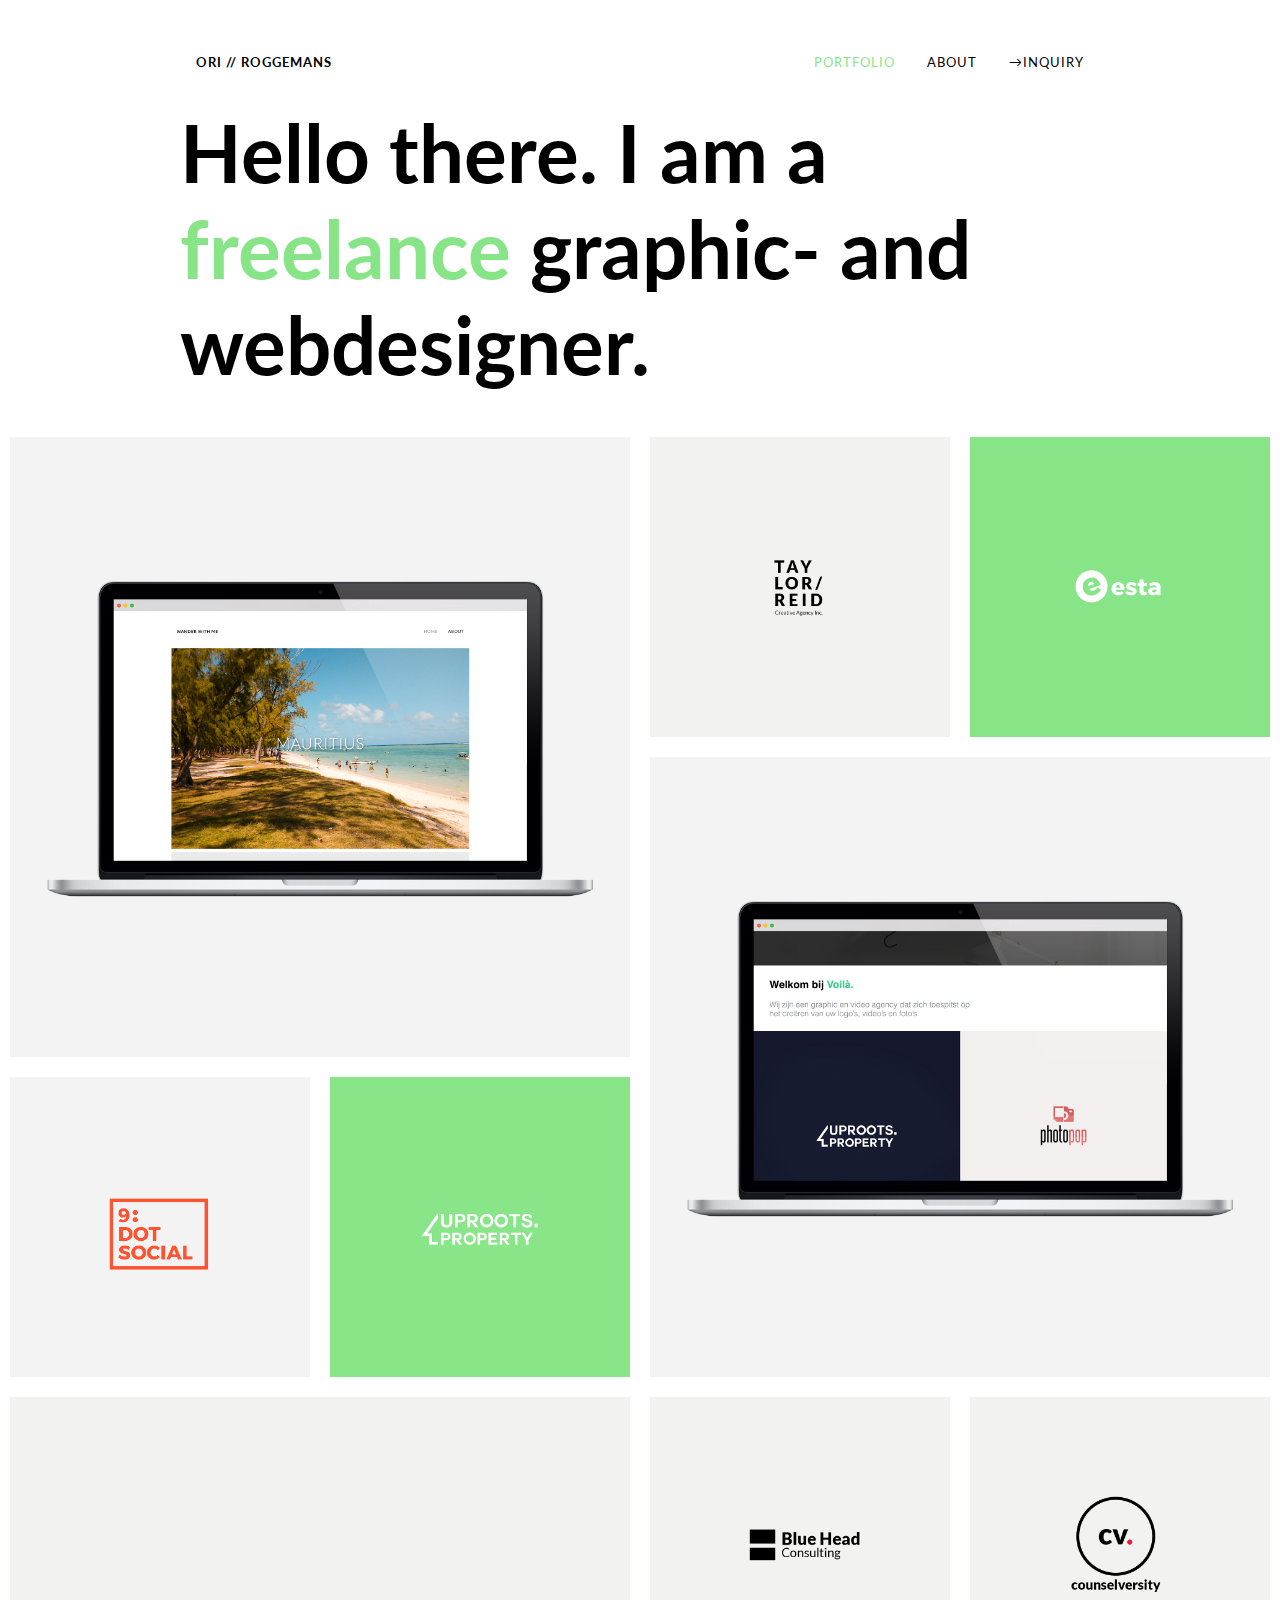
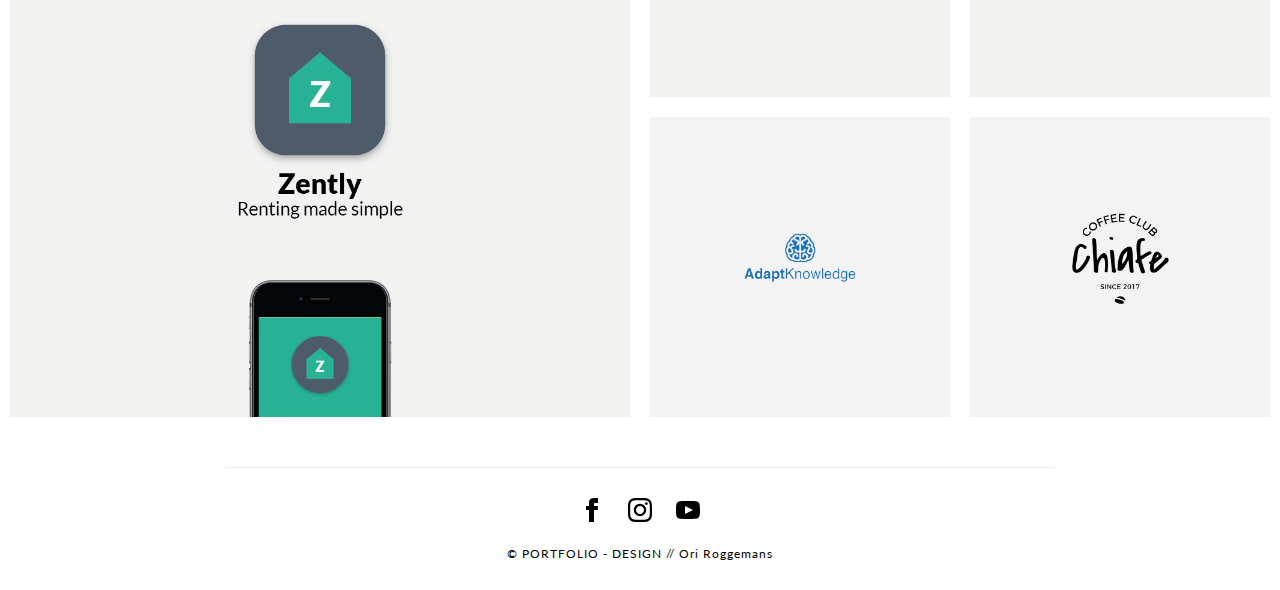
<file: index.html>
<!--
Copyright: Ori Roggemans
PORTFOLIO - DESIGN
-->

<!DOCTYPE html>
<html lang="en">
<head>

<!-- META -->
    <meta charset="UTF-8">
    <meta name="viewport" content="width=device-width, initial-scale=1.0">
    <meta http-equiv="X-UA-Compatible" content="ie=edge">

<!-- HEADER COLOR MOBILE -->
    <meta name="theme-color" content="#88e587">
    <meta name="msapplication-navbutton-color" content="#88e587">
    <meta name="apple-mobile-web-app-status-bar-style" content="#88e587">

<!-- SCRIPT -->
    <script src="js/script.js"></script>
    <script language="JavaScript">document.oncontextmenu =new Function("return false;")</script>    

<!-- CSS -->
    <link rel="stylesheet" type="text/css" href="css/style.css">
    <link rel="icon" type="image/png" href="img/favicon.png">

<!-- TITLE -->
    <title>PORTFOLIO - DESIGN // Ori Roggemans</title>

</head>
<body onselectstart="return false">

<!-- NAVIGATION -->
    <header>
            <ul>
                <li id="nav_logo"><a href="index.html">ORI // ROGGEMANS</a></li>
                <li id="nav_logo_mobile"><a href="index.html"><strong>OR</strong></a></li>
                <li><a href="inquiry.html">→INQUIRY</a></li>
                <li><a href="about.html">ABOUT</a></li>
                <li><a href="index.html" id="nav_active">PORTFOLIO</a></li>
            </ul>
    </header>

<!-- BIG TITLE -->
    <section>
        <h2>Hello there. I am a <span id="green">freelance</span>  graphic- and webdesigner.</h2>
    </section>
    
<!-- IMAGE GRID -->   
<section class="grid">
    
    <div class="forth right">
        <img src="img/esta.png" class="image">
        </div>

    <div class="forth right">
        <img src="img/taylor.png" class="image">
        </div>

    <div class="half">
        <img src="img/project1.jpg" class="image">
        </div>

    <div class="half right">
        <img src="img/project2.jpg" class="image">
        </div>

    <div class="forth">
        <img src="img/dotsocial.png" class="image">
        </div>

    <div class="forth">
        <img src="img/logoitem.jpg" class="image">
        </div>

    <div class="half">
        <img src="img/zently.png" class="image">
        </div>

    <div class="forth right">
        <img src="img/cv.png" class="image">
        </div>

    <div class="forth right">
        <img src="img/bluehead.png" class="image">
        </div>

    <div class="forth right">
        <img src="img/chiafe.png" class="image">
        </div>

    <div class="forth right">
        <img src="img/adaptknowledge.png" class="image">
        </div>

</section>

<!-- TO TOP BUTTON-->  
    <button onclick="topFunction()" id="top_button" title="Go to top">▲</button>

<!-- FOOTER -->   
    <footer>
        <p class="line"><a href="https://www.facebook.com/ori.roggemans" target="_blank"><img src="img/facebook.svg"></a> <a href="https://www.instagram.com/orirogge/" target="_blank"><img src="img/instagram.svg"></a> <a href="https://www.youtube.com/channel/UC3XWxPOA1tBh9uVlICaya3w" target="_blank"><img src="img/youtube.svg"></a><br><br>
        © PORTFOLIO - DESIGN // Ori Roggemans<br>
    </footer>

</body>
</html>
</file>
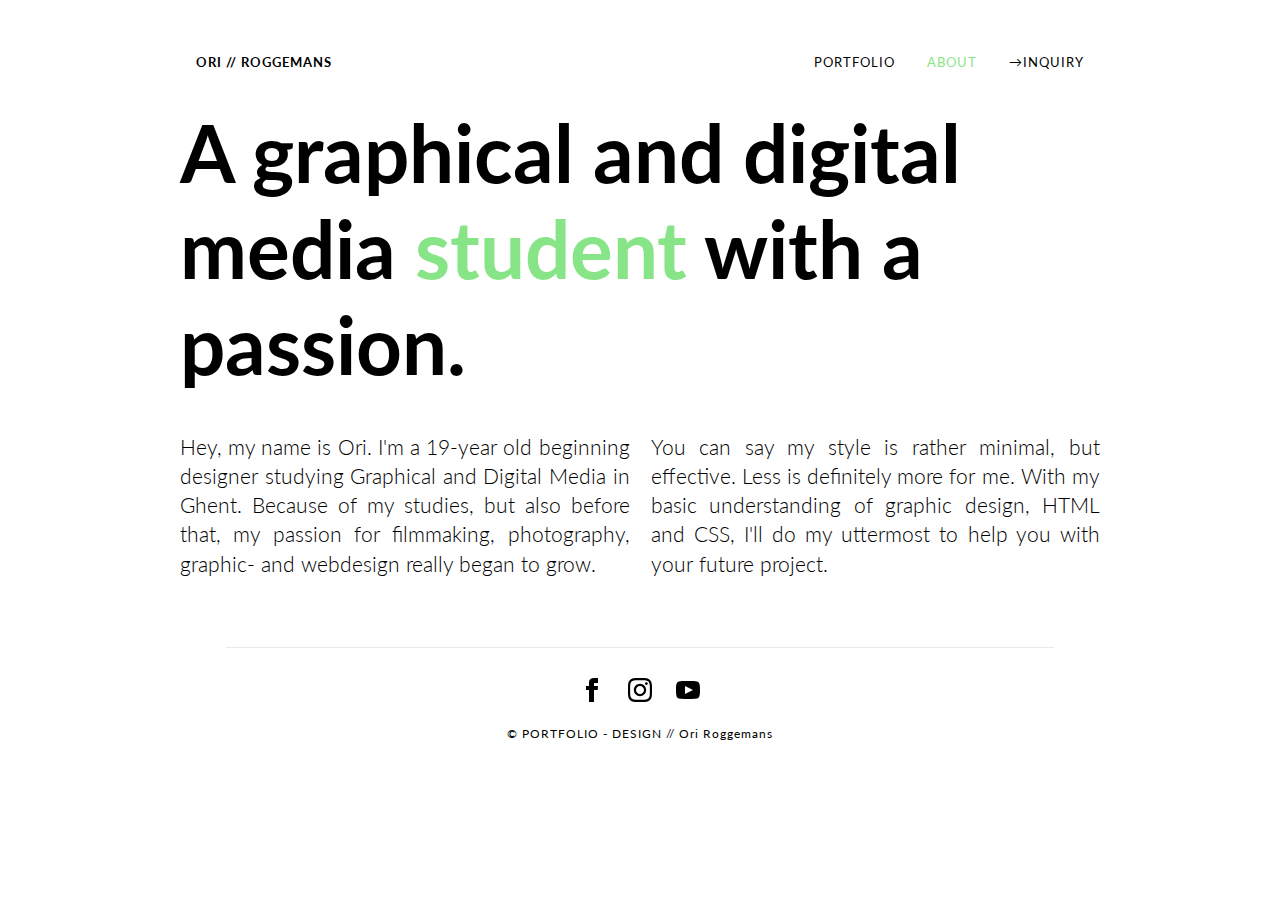
<file: about.html>
<!--
Copyright: Ori Roggemans
PORTFOLIO - DESIGN
-->

<!DOCTYPE html>
<html lang="en">
<head>

<!-- META -->
    <meta charset="UTF-8">
    <meta name="viewport" content="width=device-width, initial-scale=1.0">
    <meta http-equiv="X-UA-Compatible" content="ie=edge">

<!-- HEADER COLOR MOBILE -->
    <meta name="theme-color" content="#88e587">
    <meta name="msapplication-navbutton-color" content="#88e587">
    <meta name="apple-mobile-web-app-status-bar-style" content="#88e587">

<!-- SCRIPT -->
    <script src="js/script.js"></script>
    <script language="JavaScript">document.oncontextmenu =new Function("return false;")</script>   
    
<!-- CSS -->
    <link rel="stylesheet" type="text/css" href="css/style.css">
    <link rel="icon" type="image/png" href="img/favicon.png">

<!-- TITLE -->
    <title>ABOUT - DESIGN // Ori Roggemans</title>
    
</head>
<body onselectstart="return false">

<!-- NAVIGATION -->
    <header>
            <ul>
                <li id="nav_logo"><a href="index.html">ORI // ROGGEMANS</a></li>
                <li id="nav_logo_mobile"><a href="index.html"><strong>OR</strong></a></li>
                <li><a href="inquiry.html">→INQUIRY</a></li>
                <li><a href="about.html" id="nav_active">ABOUT</a></li>
                <li><a href="index.html">PORTFOLIO</a></li>
            </ul>
    </header>

<!-- BIG TITLE -->
    <section>
        <h2>A graphical and digital media <span id="green">student</span> with a <span id="change"></span>.</h2>
    </section>

<!-- BANNER IMAGE -->
    <section>
            
    </section>

<!-- TEXT -->
    <section>
        <p class="content">Hey, my name is Ori. I'm a 19-year old beginning <stroke>designer</stroke> studying Graphical and Digital Media in Ghent. Because of my
            studies, but also before that, my passion for filmmaking, photography, graphic- and webdesign really began to grow.
        <br><br>You can say my style is rather <stroke>minimal</stroke>, but effective. Less is definitely more for me. With my basic understanding of graphic design, HTML and CSS,
        I'll do my uttermost to help you with your future project.
        <br><br>
        </p>
    </section>

<!-- TO TOP BUTTON -->
    <button onclick="topFunction()" id="top_button" title="Go to top">▲</button>

<!-- FOOTER -->
    <footer>
        <p class="line"><a href="https://www.facebook.com/ori.roggemans" target="_blank"><img src="img/facebook.svg"></a> <a href="https://www.instagram.com/orirogge/" target="_blank"><img src="img/instagram.svg"></a> <a href="https://www.youtube.com/channel/UC3XWxPOA1tBh9uVlICaya3w" target="_blank"><img src="img/youtube.svg"></a><br><br>
        © PORTFOLIO - DESIGN // Ori Roggemans<br>
    </footer>

</body>
</html>
</file>
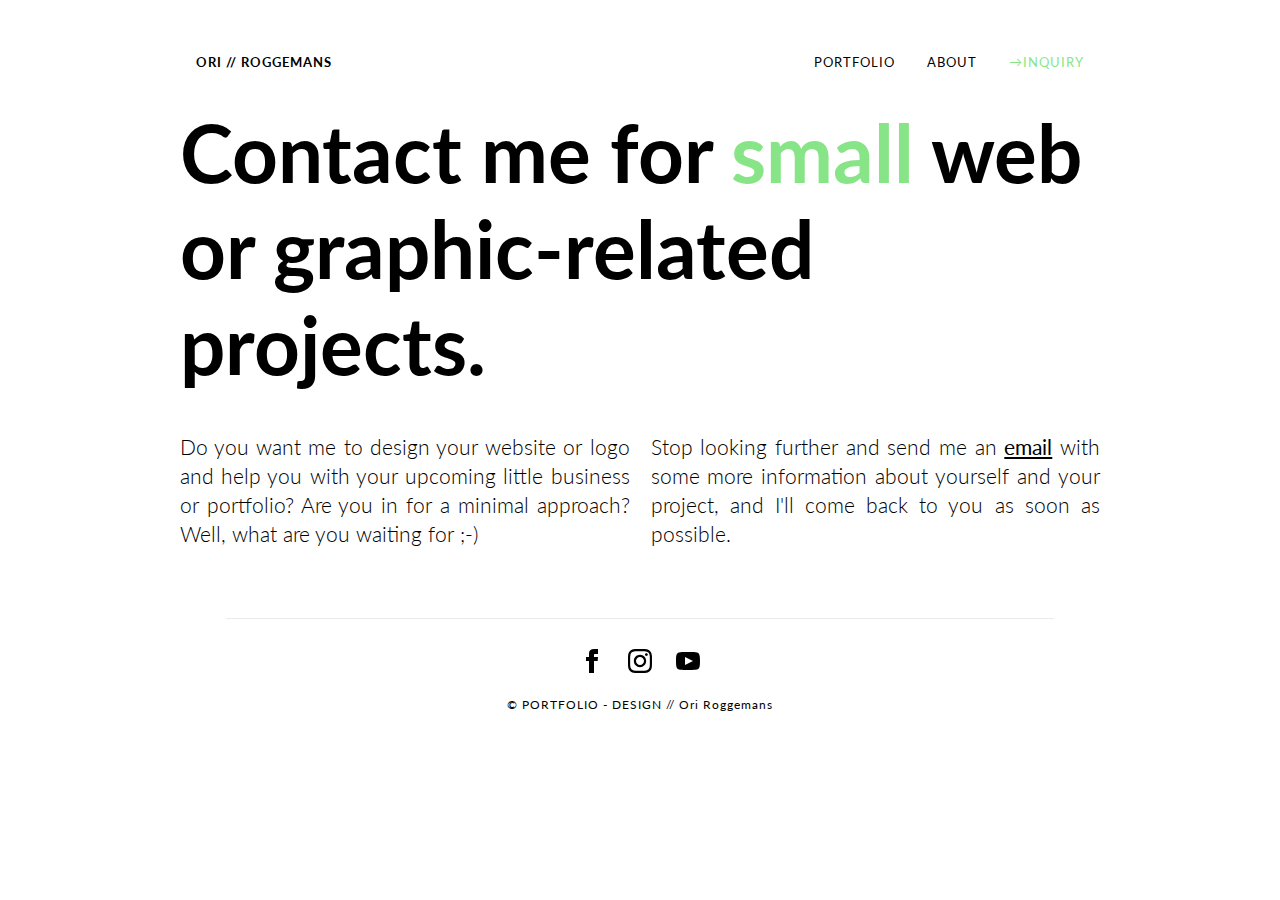
<file: inquiry.html>
<!--
Copyright: Ori Roggemans
PORTFOLIO - DESIGN
-->

<!DOCTYPE html>
<html lang="en">
<head>

<!-- META -->
    <meta charset="UTF-8">
    <meta name="viewport" content="width=device-width, initial-scale=1.0">
    <meta http-equiv="X-UA-Compatible" content="ie=edge">

<!-- HEADER COLOR MOBILE -->
    <meta name="theme-color" content="#88e587">
    <meta name="msapplication-navbutton-color" content="#88e587">
    <meta name="apple-mobile-web-app-status-bar-style" content="#88e587">

<!-- SCRIPT -->
    <script src="js/script.js"></script>
    <script language="JavaScript">document.oncontextmenu =new Function("return false;")</script>   
    
<!-- CSS -->
    <link rel="stylesheet" type="text/css" href="css/style.css">
    <link rel="icon" type="image/png" href="img/favicon.png">

<!-- TITLE -->
    <title>INQUIRY - DESIGN // Ori Roggemans</title>
    
</head>
<body onselectstart="return false">

<!-- NAVIGATION -->
    <header>
            <ul>
                <li id="nav_logo"><a href="index.html">ORI // ROGGEMANS</a></li>
                <li id="nav_logo_mobile"><a href="index.html"><strong>OR</strong></a></li>
                <li><a href="inquiry.html" id="nav_active">→INQUIRY</a></li>
                <li><a href="about.html">ABOUT</a></li>
                <li><a href="index.html">PORTFOLIO</a></li>
            </ul>
    </header>

<!-- BIG TITLE --> 
    <section>
        <h2>Contact me for <span id="green">small</span> web or graphic-related projects.</h2>
    </section>

<!-- BANNER IMAGE -->


<!-- TEXT -->
    <section>
        <p class="content">Do you want me to design your website or logo and help you with your upcoming little business or portfolio? 
            Are you in for a minimal approach? Well, what are you waiting for ;-)
            <br><br>Stop looking further and send me an <a class="email" href="mailto:ori.roggemans@hotmail.com?subject=Inquiry //">email</a>  
            with some more information about yourself and your project, and I'll come back to you as soon as possible.
        <br><br>
        </p>
    </section>

<!-- TO TOP BUTTON -->
    <button onclick="topFunction()" id="top_button" title="Go to top">▲</button>

<!-- FOOTER -->
    <footer>
        <p class="line"><a href="https://www.facebook.com/ori.roggemans" target="_blank"><img src="img/facebook.svg"></a> <a href="https://www.instagram.com/orirogge/" target="_blank"><img src="img/instagram.svg"></a> <a href="https://www.youtube.com/channel/UC3XWxPOA1tBh9uVlICaya3w" target="_blank"><img src="img/youtube.svg"></a><br><br>
        © PORTFOLIO - DESIGN // Ori Roggemans<br>
    </footer>

</body>
</html>
</file>
<file: css/style.css>
/********************/
/* Copyright: Ori Roggemans
/* PORTFOLIO - DESIGN
/********************/

/****** FONTS ******/

@import url('https://fonts.googleapis.com/css?family=Lato:300,400');

/****** GENERAL ******/

    * {
        box-sizing: border-box;
        font-family: 'Lato', sans-serif;
        max-width: 100%;
        margin: 0 auto;
        margin-top: 10px;
        -webkit-touch-callout: none;
        -webkit-user-select: none;
        -khtml-user-select: none;
        -moz-user-select: none;
        -ms-user-select: none;
        user-select: none;
        transition: .5s ease;
        -webkit-transition: .5s ease;
    }

    h2 {
        font-size: 5em;
        margin-bottom: 15px;
        width: 920px;
        pointer-events: none;
    }

    h6 {
        text-align: center;
        width: 920px;
    }

    p.content {
        width: 920px;
        line-height: 1.4em;
        margin: 0 auto;
        margin-top: 40px;
        font-size: 1.3em;
        font-weight: 300;
        text-align: justify;
        -webkit-columns: 2; /* Chrome, Safari, Opera */
        -moz-columns: 2; /* Firefox */
        columns: 2;
        pointer-events: none;
    }

    p a {
        text-decoration: none;
        color: black;
        display: inline-block;
    }

    p a:hover {
        opacity: 0.3;
    }

    #change:after{
        content:'passion';
    }

    #change:hover:after{
        content:'dream';
    }

    #green {
        color: #88e587;
    }

    .email {
        text-decoration: underline;
        margin: 0;
        font-weight: 400;
    }


/****** NAVIGATION ******/

    li {
        display: inline;
        float: right;
        margin-bottom: 10px;
    }

    ul {
        list-style-type: none;
        margin: 0 auto;
        padding: 0;
        overflow: hidden;
        width: 920px;
    }

    li a {
        display: block;
        color: black;
        padding: 14px 16px;
        text-decoration: none;
        font-size: 0.8em;
        letter-spacing: 1px;
    }

    li a:hover {
        opacity: 0.3;
    }

    #nav_logo {
        float: left;
        font-weight: bold;
    }
    
    #nav_active {
        color: #88e587;
    }

    #nav_logo_mobile {
        display: none;;
        float: left;
    }


/****** FOOTER ******/

    footer {
        color: black;
        letter-spacing: 1px;
        text-align: center;
        margin-top: 40px;
        margin-bottom: 30px;
        font-size: 0.8em;
        width: 920px;
    }

    .line {
        border-top: 1px solid #eaeaea;
        width: 90%;
        font-size: 0.9em;
    }


/****** TO TOP BUTTON ******/

    #top_button {
        display: none;
        position: fixed;
        bottom: 15px;
        right: 15px;
        z-index: 99;
        border: none;
        outline: none;
        background-color: black;
        color: white;
        cursor: pointer;
        padding: 14px 16px;
        font-size: 14px;
    }

    #top_button:hover {
        background-color: #88e587;
    }

/****** GRID IMAGES ******/

.grid {
    width: 100%;
    overflow: hidden;
    margin: 0 auto;
    padding-bottom: 20px;
}

img {
    max-width: 100%;
    height: auto;
    display: block;
    padding: 10px;
    
}

.half {
    float: left;
    width: 50%;
    margin-bottom: -20px;
}

.forth {
    float: left;
    width: 25%;
    margin-bottom: -20px;
}

.right {
    float: right;
    margin-bottom: -20px;
}

.image:hover {
    -moz-transform: scale(1.03);
    -webkit-transform: scale(1.03);
    transform: scale(1.03);
}


/****** MEDIA QUERIES ******/
/****** SMALL DESKTOP ******/
    @media screen and (max-width: 940px){
        .line {
            width: 90%;
        }
        h2 {
            width: 97%;
            font-size: 4.8em;
        }
        p.content {
            -webkit-columns: 1;
            -moz-columns: 1; 
            columns: 1;
            width: 95%;
            margin-left: 10px;
        }
    }

/****** TABLET ******/
    @media screen and (max-width: 768px){
        p.content {
            width: 93%;
            }
        h2 {
            font-size: 3.4em;
        }
        .half {
            float: left;
            width: 50%;
        }
        .forth {
            float: left;
            width: 50%;
        }
        .right {
            float: right;
        }


    }

/****** MOBILE ******/
    @media screen and (max-width: 480px){
        * {
            margin-top: 3px;
        }
        li a {
            font-size: 0.7em;
        }
        h2 {
            font-size: 3.2em;
        }
        #nav_logo_mobile {
            display: inline-block;
        }
        #nav_logo {
            display: none;
        }
        footer {
            margin-top: 10px;
        }
        .half {
            float: none;
            width: 100%;
        }
        .forth {
            float: none;
            width: 100%;
        }
        .right {
            float: none;
        }

    }
</file>
